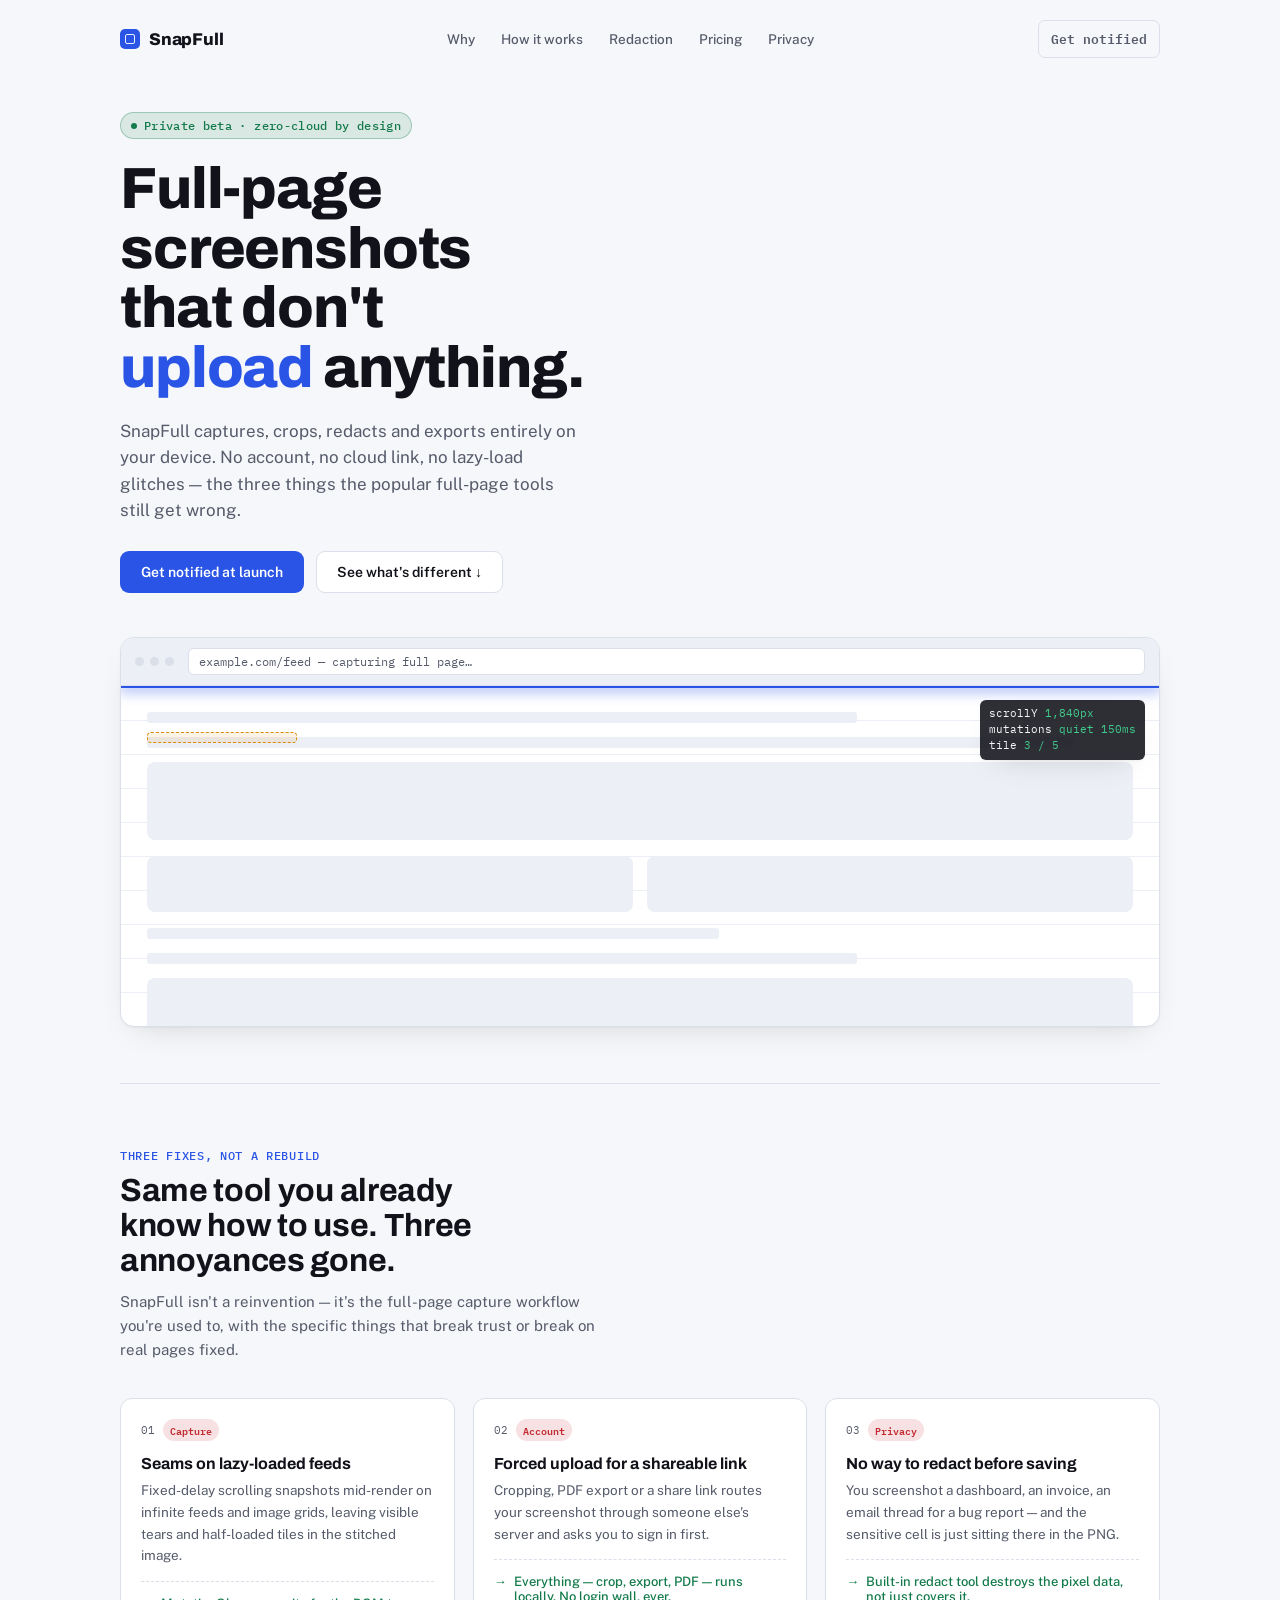
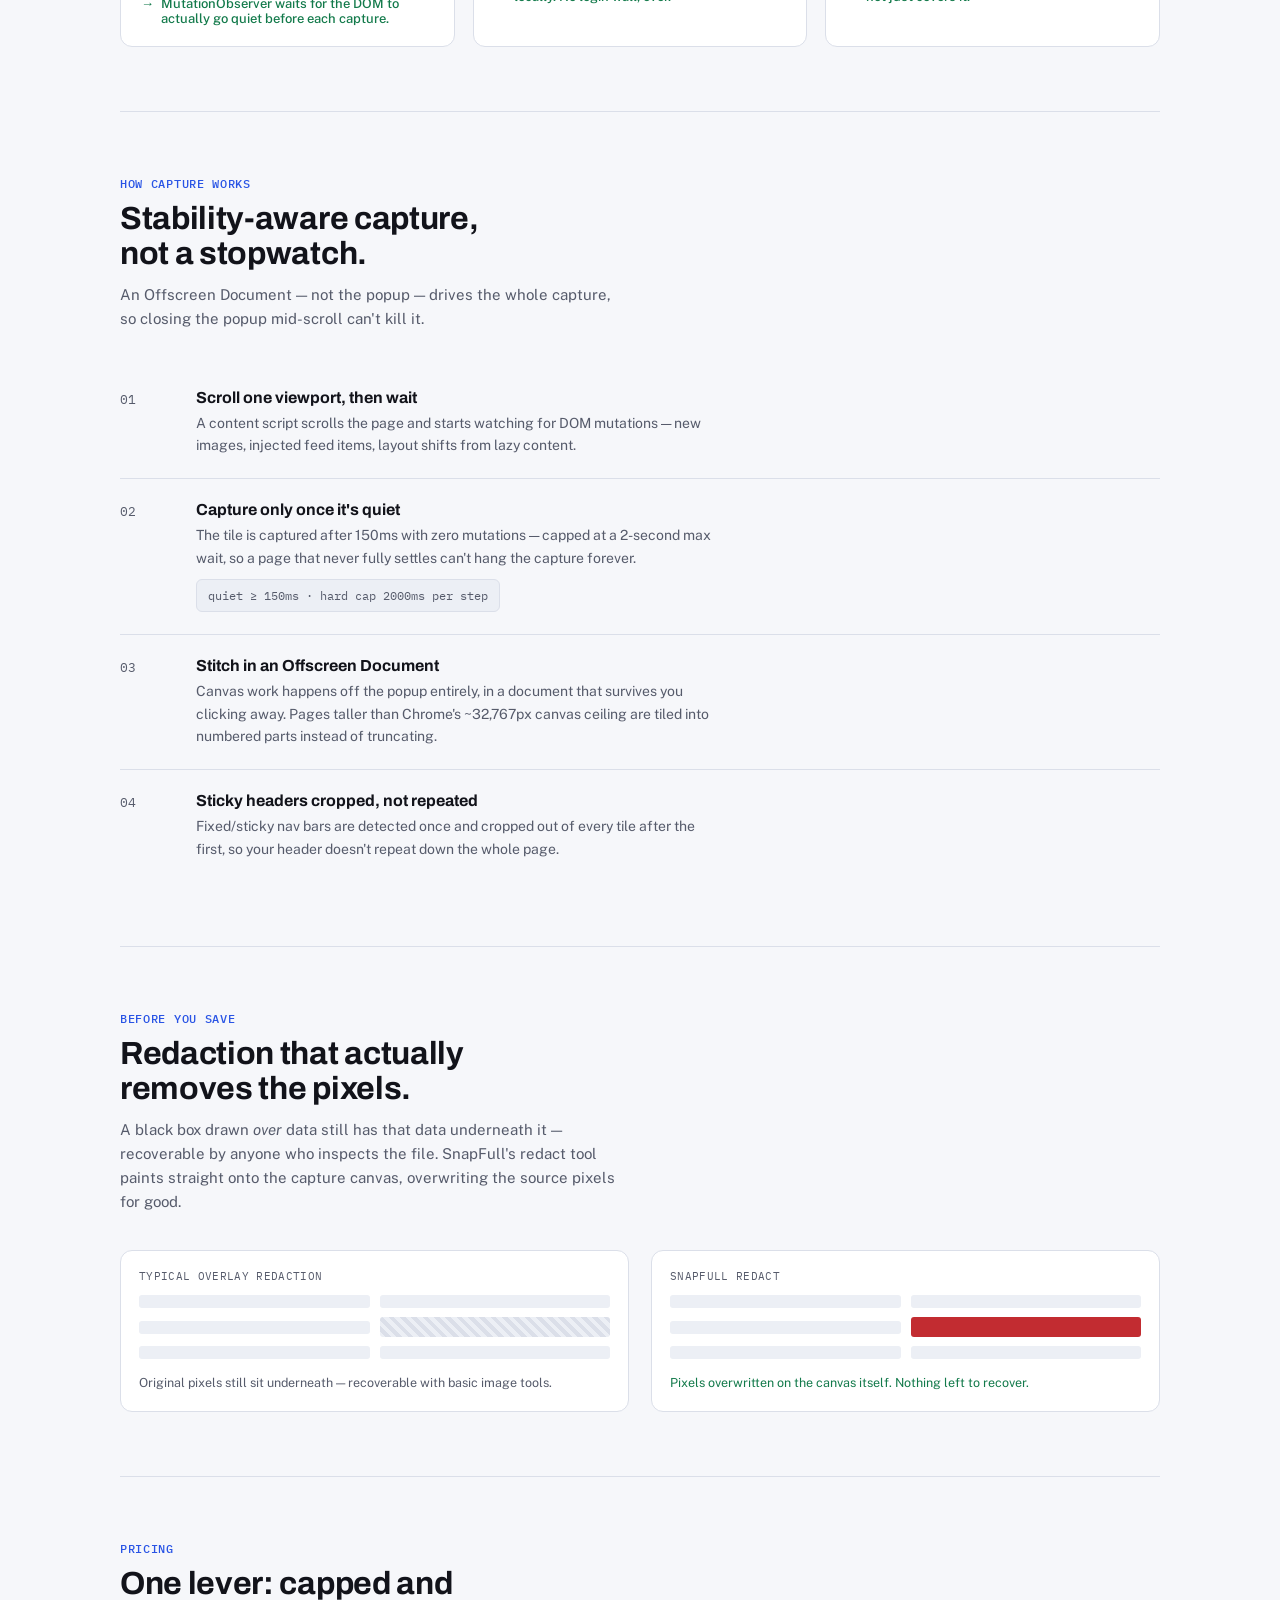
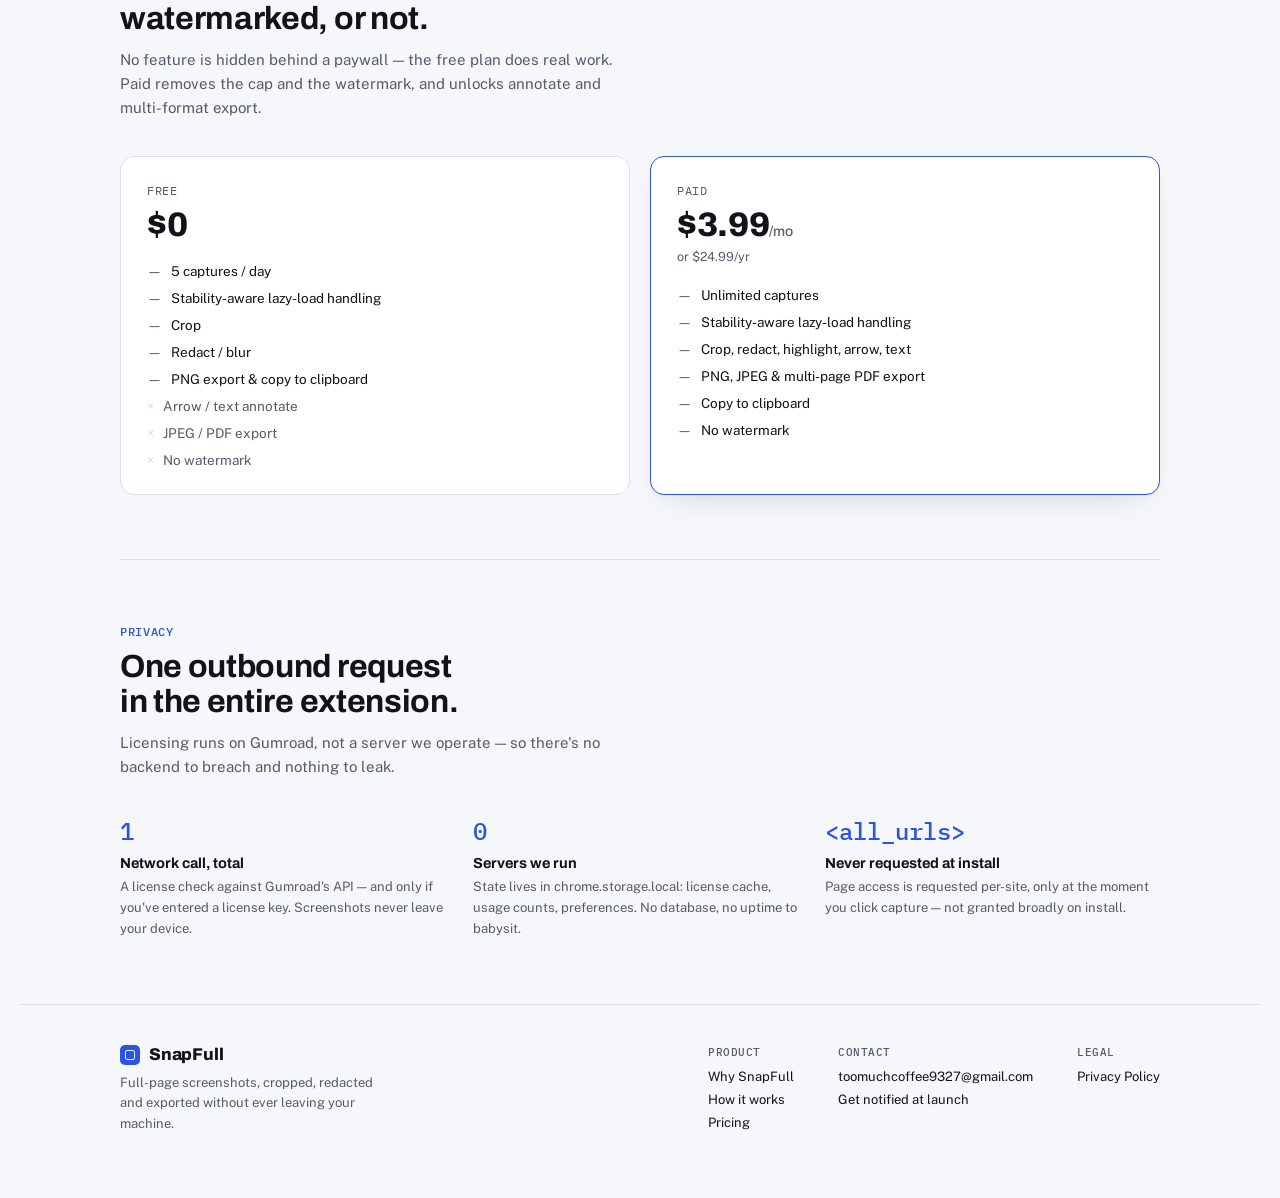
<file: landing/index.html>
<!DOCTYPE html>
<html lang="en">
<head>
<meta charset="UTF-8">
<title>SnapFull — Full-page screenshots, kept on your device</title>
<meta name="viewport" content="width=device-width, initial-scale=1">
<meta name="description" content="SnapFull captures, crops, redacts and exports full-page screenshots entirely on your device — no account, no cloud upload, no lazy-load glitches.">
<meta name="theme-color" content="#2954E5">
<link rel="icon" type="image/png" href="favicon.png">

<meta property="og:title" content="SnapFull — Full-page screenshots, kept on your device">
<meta property="og:description" content="Capture, crop, redact and export full-page screenshots. No cloud, no account, no upload.">
<meta property="og:type" content="website">
<meta name="twitter:card" content="summary">

<link rel="preconnect" href="https://fonts.googleapis.com">
<link rel="preconnect" href="https://fonts.gstatic.com" crossorigin>
<link href="https://fonts.googleapis.com/css2?family=Archivo:wght@500;700;800&family=Public+Sans:wght@400;500;600&family=IBM+Plex+Mono:wght@400;500&display=swap" rel="stylesheet">
<style>
  :root{
    --bg:#F6F7FA;
    --surface:#FFFFFF;
    --surface-2:#ECEFF5;
    --ink:#12131A;
    --ink-dim:#565B6B;
    --line:#DBDFE9;
    --accent:#2954E5;
    --accent-ink:#FFFFFF;
    --marquee:#D98C00;
    --redact:#C22C31;
    --good:#137A4B;
    --shadow: 0 1px 2px rgba(18,19,26,0.04), 0 12px 32px -16px rgba(18,19,26,0.18);
  }
  @media (prefers-color-scheme: dark){
    :root{
      --bg:#0A0B10;
      --surface:#14161F;
      --surface-2:#1B1E2A;
      --ink:#EDEFF7;
      --ink-dim:#9AA0B4;
      --line:#272B3B;
      --accent:#7C93FF;
      --accent-ink:#0A0B10;
      --marquee:#E5A93D;
      --redact:#FF6B70;
      --good:#3FCB8C;
      --shadow: 0 1px 2px rgba(0,0,0,0.4), 0 20px 48px -20px rgba(0,0,0,0.6);
    }
  }

  *{box-sizing:border-box;}
  html{-webkit-text-size-adjust:100%;}
  body{
    margin:0;
    background:var(--bg);
    color:var(--ink);
    font-family:"Public Sans", -apple-system, "Segoe UI", sans-serif;
    padding-inline:20px;
  }
  .wrap{max-width:1040px;margin:0 auto;}
  h1,h2,h3{font-family:"Archivo","Public Sans",sans-serif;text-wrap:balance;margin:0;}
  code,.mono,.badge,.kbd{font-family:"IBM Plex Mono",ui-monospace,monospace;}
  a{color:inherit;}
  p{color:var(--ink-dim);line-height:1.6;margin:0;}
  ::selection{background:var(--accent);color:var(--accent-ink);}
  :focus-visible{outline:2px solid var(--accent);outline-offset:2px;}
  @media (prefers-reduced-motion: reduce){ *{animation-duration:0.001ms !important; animation-iteration-count:1 !important; transition-duration:0.001ms !important;} }

  /* ---------- nav ---------- */
  nav{
    max-width:1040px;margin:0 auto;
    display:flex;align-items:center;justify-content:space-between;
    padding-block:20px;
  }
  .logo{
    display:flex;align-items:center;gap:9px;
    font-family:"Archivo",sans-serif;font-weight:800;font-size:17px;letter-spacing:-0.01em;
  }
  .logo .mark{
    width:20px;height:20px;border-radius:5px;
    background:var(--accent);
    position:relative;flex:none;
  }
  .logo .mark::after{
    content:"";position:absolute;inset:5px;
    border:1.5px solid var(--accent-ink);border-radius:2px;
    opacity:.9;
  }
  nav .links{display:flex;gap:26px;font-size:13.5px;font-weight:500;color:var(--ink-dim);}
  nav .links a{text-decoration:none;}
  nav .links a:hover{color:var(--ink);}
  .nav-cta{
    font-size:12.5px;font-weight:600;font-family:"IBM Plex Mono",monospace;
    padding:7px 12px;border:1px solid var(--line);border-radius:7px;
    text-decoration:none;color:var(--ink-dim);
  }
  .nav-cta:hover{border-color:var(--accent);color:var(--accent);}
  @media (max-width:620px){ nav .links{display:none;} }

  /* ---------- hero ---------- */
  header.hero{padding-block:34px 56px;}
  .eyebrow{
    display:inline-flex;align-items:center;gap:7px;
    font-family:"IBM Plex Mono",monospace;font-size:11.5px;font-weight:500;
    color:var(--good);letter-spacing:.03em;
    background:color-mix(in srgb, var(--good) 12%, transparent);
    border:1px solid color-mix(in srgb, var(--good) 30%, transparent);
    padding:5px 10px;border-radius:20px;margin-bottom:20px;
  }
  .eyebrow::before{content:"";width:6px;height:6px;border-radius:50%;background:var(--good);flex:none;}
  .hero h1{
    font-size:clamp(34px,5.4vw,58px);font-weight:800;line-height:1.03;letter-spacing:-0.02em;
    max-width:16ch;
  }
  .hero h1 em{font-style:normal;color:var(--accent);}
  .hero .sub{
    margin-top:20px;font-size:17px;max-width:46ch;line-height:1.55;
  }
  .hero-ctas{display:flex;gap:12px;margin-top:28px;flex-wrap:wrap;}
  .btn{
    display:inline-flex;align-items:center;gap:8px;
    padding:12px 20px;border-radius:9px;font-size:14px;font-weight:600;
    text-decoration:none;border:1px solid transparent;cursor:pointer;
  }
  .btn-primary{background:var(--accent);color:var(--accent-ink);}
  .btn-primary:hover{filter:brightness(1.08);}
  .btn-ghost{background:var(--surface);border-color:var(--line);color:var(--ink);}
  .btn-ghost:hover{border-color:var(--accent);color:var(--accent);}

  /* ---------- capture mock ---------- */
  .capture-frame{
    margin-top:44px;border-radius:14px;overflow:hidden;
    background:var(--surface);border:1px solid var(--line);box-shadow:var(--shadow);
  }
  .chrome-bar{
    display:flex;align-items:center;gap:14px;
    padding:10px 14px;border-bottom:1px solid var(--line);background:var(--surface-2);
  }
  .dots{display:flex;gap:6px;}
  .dots span{width:9px;height:9px;border-radius:50%;background:var(--line);}
  .addr{
    flex:1;font-family:"IBM Plex Mono",monospace;font-size:11.5px;color:var(--ink-dim);
    background:var(--surface);border:1px solid var(--line);border-radius:6px;
    padding:5px 10px;
  }
  .capture-body{
    position:relative;height:340px;overflow:hidden;
    background:
      linear-gradient(var(--surface-2) 1px, transparent 1px) 0 0/100% 34px;
  }
  .page-mock{position:absolute;inset:0;padding:26px 26px 0;}
  .pm-line{height:11px;border-radius:3px;background:var(--surface-2);margin-bottom:14px;}
  .pm-line.w1{width:72%;} .pm-line.w2{width:94%;} .pm-line.w3{width:58%;}
  .pm-block{height:78px;border-radius:8px;background:var(--surface-2);margin-bottom:16px;}
  .pm-row{display:flex;gap:14px;margin-bottom:16px;}
  .pm-row .pm-block{flex:1;height:56px;margin-bottom:0;}

  .scanline{
    position:absolute;left:0;right:0;height:2px;
    background:var(--accent);box-shadow:0 0 14px 2px color-mix(in srgb, var(--accent) 70%, transparent);
    animation: scan 4.5s cubic-bezier(.65,0,.35,1) infinite;
  }
  @keyframes scan{
    0%{top:0; opacity:1;}
    38%{top:calc(100% - 2px); opacity:1;}
    44%{opacity:0;}
    50%{top:0; opacity:0;}
    54%{opacity:1;}
    100%{top:0; opacity:1;}
  }
  .readout{
    position:absolute;top:14px;right:14px;
    font-family:"IBM Plex Mono",monospace;font-size:10.5px;
    background:color-mix(in srgb, var(--ink) 88%, transparent);
    color:var(--bg);
    border-radius:6px;padding:6px 9px;line-height:1.5;
    box-shadow:var(--shadow);
  }
  .readout .ok{color:#3FCB8C;}

  .marquee-box{
    position:absolute;border:1.5px dashed var(--marquee);border-radius:4px;
    background:color-mix(in srgb, var(--marquee) 10%, transparent);
  }

  /* ---------- section shell ---------- */
  section{padding-block:64px;border-top:1px solid var(--line);}
  .kicker{
    font-family:"IBM Plex Mono",monospace;font-size:11.5px;font-weight:500;
    color:var(--accent);letter-spacing:.06em;text-transform:uppercase;margin-bottom:10px;
  }
  .section-head h2{font-size:clamp(24px,3.2vw,32px);letter-spacing:-0.01em;max-width:22ch;}
  .section-head p{margin-top:12px;font-size:15px;max-width:56ch;}

  /* ---------- gap annotations ---------- */
  .gaps{
    display:grid;grid-template-columns:repeat(3,1fr);gap:18px;margin-top:36px;
  }
  @media (max-width:760px){ .gaps{grid-template-columns:1fr;} }
  .gap-card{
    background:var(--surface);border:1px solid var(--line);border-radius:12px;
    padding:20px;position:relative;
  }
  .gap-num{
    font-family:"IBM Plex Mono",monospace;font-size:11px;color:var(--ink-dim);
    display:flex;align-items:center;gap:8px;margin-bottom:14px;
  }
  .gap-num .tag{
    font-size:10px;font-weight:600;padding:2px 7px;border-radius:20px;
    background:color-mix(in srgb, var(--redact) 14%, transparent);
    color:var(--redact);
  }
  .gap-card h3{font-size:16px;font-weight:700;margin-bottom:8px;}
  .gap-card p{font-size:13.5px;}
  .gap-fix{
    margin-top:14px;padding-top:14px;border-top:1px dashed var(--line);
    font-size:13px;color:var(--good);font-weight:500;
    display:flex;gap:7px;
  }
  .gap-fix::before{content:"→";}

  /* ---------- how it works strip ---------- */
  .steps{display:flex;flex-direction:column;gap:0;margin-top:36px;}
  .step{
    display:grid;grid-template-columns:56px 1fr;gap:20px;
    padding-block:22px;border-top:1px solid var(--line);
  }
  .step:first-child{border-top:none;}
  .step-idx{
    font-family:"IBM Plex Mono",monospace;font-size:13px;color:var(--ink-dim);
    padding-top:2px;
  }
  .step h3{font-size:16px;font-weight:700;margin-bottom:6px;}
  .step p{font-size:14px;max-width:58ch;}
  .step .code{
    display:inline-block;margin-top:10px;font-family:"IBM Plex Mono",monospace;
    font-size:12px;background:var(--surface-2);border:1px solid var(--line);
    border-radius:6px;padding:8px 11px;color:var(--ink-dim);
  }

  /* ---------- redact demo ---------- */
  .redact-demo{
    display:grid;grid-template-columns:1fr 1fr;gap:22px;margin-top:36px;
  }
  @media (max-width:700px){ .redact-demo{grid-template-columns:1fr;} }
  .redact-panel{
    background:var(--surface);border:1px solid var(--line);border-radius:12px;
    padding:18px;
  }
  .redact-panel .label{
    font-family:"IBM Plex Mono",monospace;font-size:11px;color:var(--ink-dim);
    margin-bottom:12px;display:block;letter-spacing:.03em;text-transform:uppercase;
  }
  .redact-row{display:flex;gap:10px;margin-bottom:9px;align-items:center;}
  .redact-row .field{
    height:13px;border-radius:3px;background:var(--surface-2);flex:1;
  }
  .redact-row .blackout{
    height:20px;border-radius:3px;background:var(--redact);flex:1;
    position:relative;
  }
  .redact-row .blur{
    height:20px;border-radius:3px;flex:1;
    background:repeating-linear-gradient(45deg, var(--surface-2), var(--surface-2) 4px, var(--line) 4px, var(--line) 8px);
  }

  /* ---------- pricing ---------- */
  .pricing{display:grid;grid-template-columns:1fr 1fr;gap:20px;margin-top:36px;}
  @media (max-width:700px){ .pricing{grid-template-columns:1fr;} }
  .plan{
    background:var(--surface);border:1px solid var(--line);border-radius:14px;padding:26px;
  }
  .plan.featured{border-color:var(--accent);box-shadow:var(--shadow);position:relative;}
  .plan-name{font-family:"IBM Plex Mono",monospace;font-size:12px;color:var(--ink-dim);text-transform:uppercase;letter-spacing:.05em;}
  .plan-price{font-family:"Archivo",sans-serif;font-weight:800;font-size:34px;margin-top:8px;letter-spacing:-0.01em;}
  .plan-price span{font-size:14px;font-weight:500;color:var(--ink-dim);}
  .plan-list{list-style:none;margin:20px 0 0;padding:0;display:flex;flex-direction:column;gap:11px;}
  .plan-list li{
    font-size:13.5px;color:var(--ink);display:flex;gap:9px;align-items:baseline;
  }
  .plan-list li::before{content:"—";color:var(--ink-dim);flex:none;}
  .plan-list li.dim{color:var(--ink-dim);}
  .plan-list li.dim::before{content:"×";color:var(--line);}

  /* ---------- privacy ---------- */
  .privacy-grid{display:grid;grid-template-columns:repeat(3,1fr);gap:18px;margin-top:36px;}
  @media (max-width:760px){ .privacy-grid{grid-template-columns:1fr;} }
  .priv-card{padding:0;}
  .priv-card .n{font-family:"IBM Plex Mono",monospace;font-size:24px;color:var(--accent);font-weight:500;}
  .priv-card h3{font-size:14.5px;font-weight:700;margin-top:8px;}
  .priv-card p{font-size:13px;margin-top:6px;}

  /* ---------- footer ---------- */
  footer{
    padding-block:40px 60px;border-top:1px solid var(--line);
    display:flex;justify-content:space-between;align-items:flex-start;flex-wrap:wrap;gap:24px;
  }
  footer .f-brand p{font-size:13px;margin-top:8px;max-width:34ch;}
  footer .f-links{display:flex;gap:44px;flex-wrap:wrap;}
  footer .f-col h4{
    font-family:"IBM Plex Mono",monospace;font-size:10.5px;color:var(--ink-dim);
    text-transform:uppercase;letter-spacing:.05em;margin:0 0 10px;font-weight:500;
  }
  footer .f-col a{
    display:block;font-size:13px;color:var(--ink);text-decoration:none;margin-bottom:8px;
  }
  footer .f-col a:hover{color:var(--accent);}
</style>
</head>
<body>

<nav>
  <div class="logo"><span class="mark"></span>SnapFull</div>
  <div class="links">
    <a href="#gaps">Why</a>
    <a href="#how">How it works</a>
    <a href="#redact">Redaction</a>
    <a href="#pricing">Pricing</a>
    <a href="#privacy">Privacy</a>
  </div>
  <a class="nav-cta" href="mailto:toomuchcoffee9327@gmail.com?subject=Notify%20me%20—%20SnapFull%20launch">Get notified</a>
</nav>

<div class="wrap">
  <header class="hero">
    <span class="eyebrow">Private beta · zero-cloud by design</span>
    <h1>Full-page screenshots that don't <em>upload</em> anything.</h1>
    <p class="sub">SnapFull captures, crops, redacts and exports entirely on your device. No account, no cloud link, no lazy-load glitches — the three things the popular full-page tools still get wrong.</p>
    <div class="hero-ctas">
      <a class="btn btn-primary" href="mailto:toomuchcoffee9327@gmail.com?subject=Notify%20me%20—%20SnapFull%20launch">Get notified at launch</a>
      <a class="btn btn-ghost" href="#gaps">See what's different ↓</a>
    </div>

    <div class="capture-frame">
      <div class="chrome-bar">
        <div class="dots"><span></span><span></span><span></span></div>
        <div class="addr">example.com/feed — capturing full page…</div>
      </div>
      <div class="capture-body">
        <div class="page-mock">
          <div class="pm-line w1"></div>
          <div class="pm-line w2"></div>
          <div class="pm-block"></div>
          <div class="pm-row"><div class="pm-block"></div><div class="pm-block"></div></div>
          <div class="pm-line w3"></div>
          <div class="pm-line w1"></div>
          <div class="pm-block"></div>
        </div>
        <div class="marquee-box" style="left:26px; top:46px; width:150px; height:11px;"></div>
        <div class="scanline"></div>
        <div class="readout">
          scrollY <span class="ok">1,840px</span><br>
          mutations <span class="ok">quiet 150ms</span><br>
          tile <span class="ok">3 / 5</span>
        </div>
      </div>
    </div>
  </header>

  <section id="gaps">
    <div class="section-head">
      <div class="kicker">Three fixes, not a rebuild</div>
      <h2>Same tool you already know how to use. Three annoyances gone.</h2>
      <p>SnapFull isn't a reinvention — it's the full-page capture workflow you're used to, with the specific things that break trust or break on real pages fixed.</p>
    </div>

    <div class="gaps">
      <div class="gap-card">
        <div class="gap-num">01 <span class="tag">Capture</span></div>
        <h3>Seams on lazy-loaded feeds</h3>
        <p>Fixed-delay scrolling snapshots mid-render on infinite feeds and image grids, leaving visible tears and half-loaded tiles in the stitched image.</p>
        <div class="gap-fix">MutationObserver waits for the DOM to actually go quiet before each capture.</div>
      </div>
      <div class="gap-card">
        <div class="gap-num">02 <span class="tag">Account</span></div>
        <h3>Forced upload for a shareable link</h3>
        <p>Cropping, PDF export or a share link routes your screenshot through someone else's server and asks you to sign in first.</p>
        <div class="gap-fix">Everything — crop, export, PDF — runs locally. No login wall, ever.</div>
      </div>
      <div class="gap-card">
        <div class="gap-num">03 <span class="tag">Privacy</span></div>
        <h3>No way to redact before saving</h3>
        <p>You screenshot a dashboard, an invoice, an email thread for a bug report — and the sensitive cell is just sitting there in the PNG.</p>
        <div class="gap-fix">Built-in redact tool destroys the pixel data, not just covers it.</div>
      </div>
    </div>
  </section>

  <section id="how">
    <div class="section-head">
      <div class="kicker">How capture works</div>
      <h2>Stability-aware capture, not a stopwatch.</h2>
      <p>An Offscreen Document — not the popup — drives the whole capture, so closing the popup mid-scroll can't kill it.</p>
    </div>
    <div class="steps">
      <div class="step">
        <div class="step-idx">01</div>
        <div>
          <h3>Scroll one viewport, then wait</h3>
          <p>A content script scrolls the page and starts watching for DOM mutations — new images, injected feed items, layout shifts from lazy content.</p>
        </div>
      </div>
      <div class="step">
        <div class="step-idx">02</div>
        <div>
          <h3>Capture only once it's quiet</h3>
          <p>The tile is captured after 150ms with zero mutations — capped at a 2-second max wait, so a page that never fully settles can't hang the capture forever.</p>
          <span class="code">quiet ≥ 150ms · hard cap 2000ms per step</span>
        </div>
      </div>
      <div class="step">
        <div class="step-idx">03</div>
        <div>
          <h3>Stitch in an Offscreen Document</h3>
          <p>Canvas work happens off the popup entirely, in a document that survives you clicking away. Pages taller than Chrome's ~32,767px canvas ceiling are tiled into numbered parts instead of truncating.</p>
        </div>
      </div>
      <div class="step">
        <div class="step-idx">04</div>
        <div>
          <h3>Sticky headers cropped, not repeated</h3>
          <p>Fixed/sticky nav bars are detected once and cropped out of every tile after the first, so your header doesn't repeat down the whole page.</p>
        </div>
      </div>
    </div>
  </section>

  <section id="redact">
    <div class="section-head">
      <div class="kicker">Before you save</div>
      <h2>Redaction that actually removes the pixels.</h2>
      <p>A black box drawn <em>over</em> data still has that data underneath it — recoverable by anyone who inspects the file. SnapFull's redact tool paints straight onto the capture canvas, overwriting the source pixels for good.</p>
    </div>
    <div class="redact-demo">
      <div class="redact-panel">
        <span class="label">Typical overlay redaction</span>
        <div class="redact-row"><div class="field" style="width:30%"></div><div class="field"></div></div>
        <div class="redact-row"><div class="field" style="width:24%"></div><div class="blur"></div></div>
        <div class="redact-row"><div class="field" style="width:38%"></div><div class="field"></div></div>
        <p style="margin-top:14px;font-size:12.5px;">Original pixels still sit underneath — recoverable with basic image tools.</p>
      </div>
      <div class="redact-panel">
        <span class="label">SnapFull redact</span>
        <div class="redact-row"><div class="field" style="width:30%"></div><div class="field"></div></div>
        <div class="redact-row"><div class="field" style="width:24%"></div><div class="blackout"></div></div>
        <div class="redact-row"><div class="field" style="width:38%"></div><div class="field"></div></div>
        <p style="margin-top:14px;font-size:12.5px;color:var(--good);">Pixels overwritten on the canvas itself. Nothing left to recover.</p>
      </div>
    </div>
  </section>

  <section id="pricing">
    <div class="section-head">
      <div class="kicker">Pricing</div>
      <h2>One lever: capped and watermarked, or not.</h2>
      <p>No feature is hidden behind a paywall — the free plan does real work. Paid removes the cap and the watermark, and unlocks annotate and multi-format export.</p>
    </div>
    <div class="pricing">
      <div class="plan">
        <div class="plan-name">Free</div>
        <div class="plan-price">$0</div>
        <ul class="plan-list">
          <li>5 captures / day</li>
          <li>Stability-aware lazy-load handling</li>
          <li>Crop</li>
          <li>Redact / blur</li>
          <li>PNG export &amp; copy to clipboard</li>
          <li class="dim">Arrow / text annotate</li>
          <li class="dim">JPEG / PDF export</li>
          <li class="dim">No watermark</li>
        </ul>
      </div>
      <div class="plan featured">
        <div class="plan-name">Paid</div>
        <div class="plan-price">$3.99<span>/mo</span></div>
        <p style="font-size:12.5px;margin-top:4px;">or $24.99/yr</p>
        <ul class="plan-list">
          <li>Unlimited captures</li>
          <li>Stability-aware lazy-load handling</li>
          <li>Crop, redact, highlight, arrow, text</li>
          <li>PNG, JPEG &amp; multi-page PDF export</li>
          <li>Copy to clipboard</li>
          <li>No watermark</li>
        </ul>
      </div>
    </div>
  </section>

  <section id="privacy">
    <div class="section-head">
      <div class="kicker">Privacy</div>
      <h2>One outbound request in the entire extension.</h2>
      <p>Licensing runs on Gumroad, not a server we operate — so there's no backend to breach and nothing to leak.</p>
    </div>
    <div class="privacy-grid">
      <div class="priv-card">
        <div class="n">1</div>
        <h3>Network call, total</h3>
        <p>A license check against Gumroad's API — and only if you've entered a license key. Screenshots never leave your device.</p>
      </div>
      <div class="priv-card">
        <div class="n">0</div>
        <h3>Servers we run</h3>
        <p>State lives in chrome.storage.local: license cache, usage counts, preferences. No database, no uptime to babysit.</p>
      </div>
      <div class="priv-card">
        <div class="n">&lt;all_urls&gt;</div>
        <h3>Never requested at install</h3>
        <p>Page access is requested per-site, only at the moment you click capture — not granted broadly on install.</p>
      </div>
    </div>
  </section>
</div>

<footer>
  <div class="wrap" style="display:flex; justify-content:space-between; width:100%; flex-wrap:wrap; gap:24px;">
    <div class="f-brand">
      <div class="logo"><span class="mark"></span>SnapFull</div>
      <p>Full-page screenshots, cropped, redacted and exported without ever leaving your machine.</p>
    </div>
    <div class="f-links">
      <div class="f-col">
        <h4>Product</h4>
        <a href="#gaps">Why SnapFull</a>
        <a href="#how">How it works</a>
        <a href="#pricing">Pricing</a>
      </div>
      <div class="f-col">
        <h4>Contact</h4>
        <a href="mailto:toomuchcoffee9327@gmail.com">toomuchcoffee9327@gmail.com</a>
        <a href="mailto:toomuchcoffee9327@gmail.com?subject=Notify%20me%20—%20SnapFull%20launch">Get notified at launch</a>
      </div>
      <div class="f-col">
        <h4>Legal</h4>
        <a href="privacy.html">Privacy Policy</a>
      </div>
    </div>
  </div>
</footer>

</body>
</html>
</file>
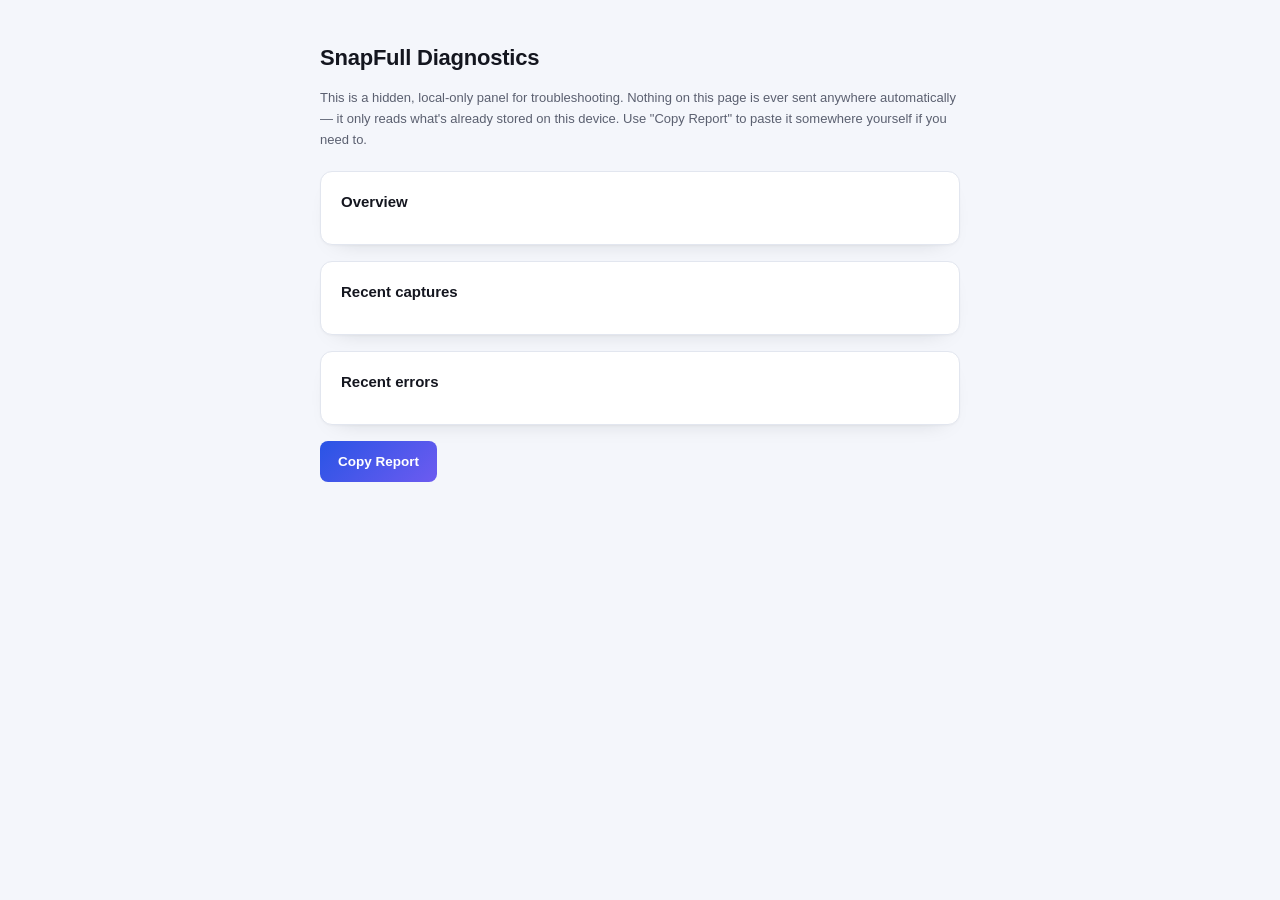
<file: diagnostics/diagnostics.html>
<!DOCTYPE html>
<html>
<head>
  <meta charset="utf-8">
  <title>SnapFull Diagnostics</title>
  <link rel="stylesheet" href="diagnostics.css">
</head>
<body>
  <main>
    <header>
      <h1>SnapFull Diagnostics</h1>
      <p class="hint">
        This is a hidden, local-only panel for troubleshooting. Nothing on
        this page is ever sent anywhere automatically — it only reads what's
        already stored on this device. Use "Copy Report" to paste it
        somewhere yourself if you need to.
      </p>
    </header>

    <section class="card">
      <h2>Overview</h2>
      <dl id="overview-list" class="kv-list"></dl>
    </section>

    <section class="card">
      <h2>Recent captures</h2>
      <ul id="capture-list" class="entry-list"></ul>
    </section>

    <section class="card">
      <h2>Recent errors</h2>
      <ul id="error-list" class="entry-list"></ul>
    </section>

    <div class="actions">
      <button id="copy-btn" class="btn primary">Copy Report</button>
      <span id="copy-msg" class="hint" aria-live="polite"></span>
    </div>
  </main>

  <script src="diagnostics.js" type="module"></script>
</body>
</html>
</file>
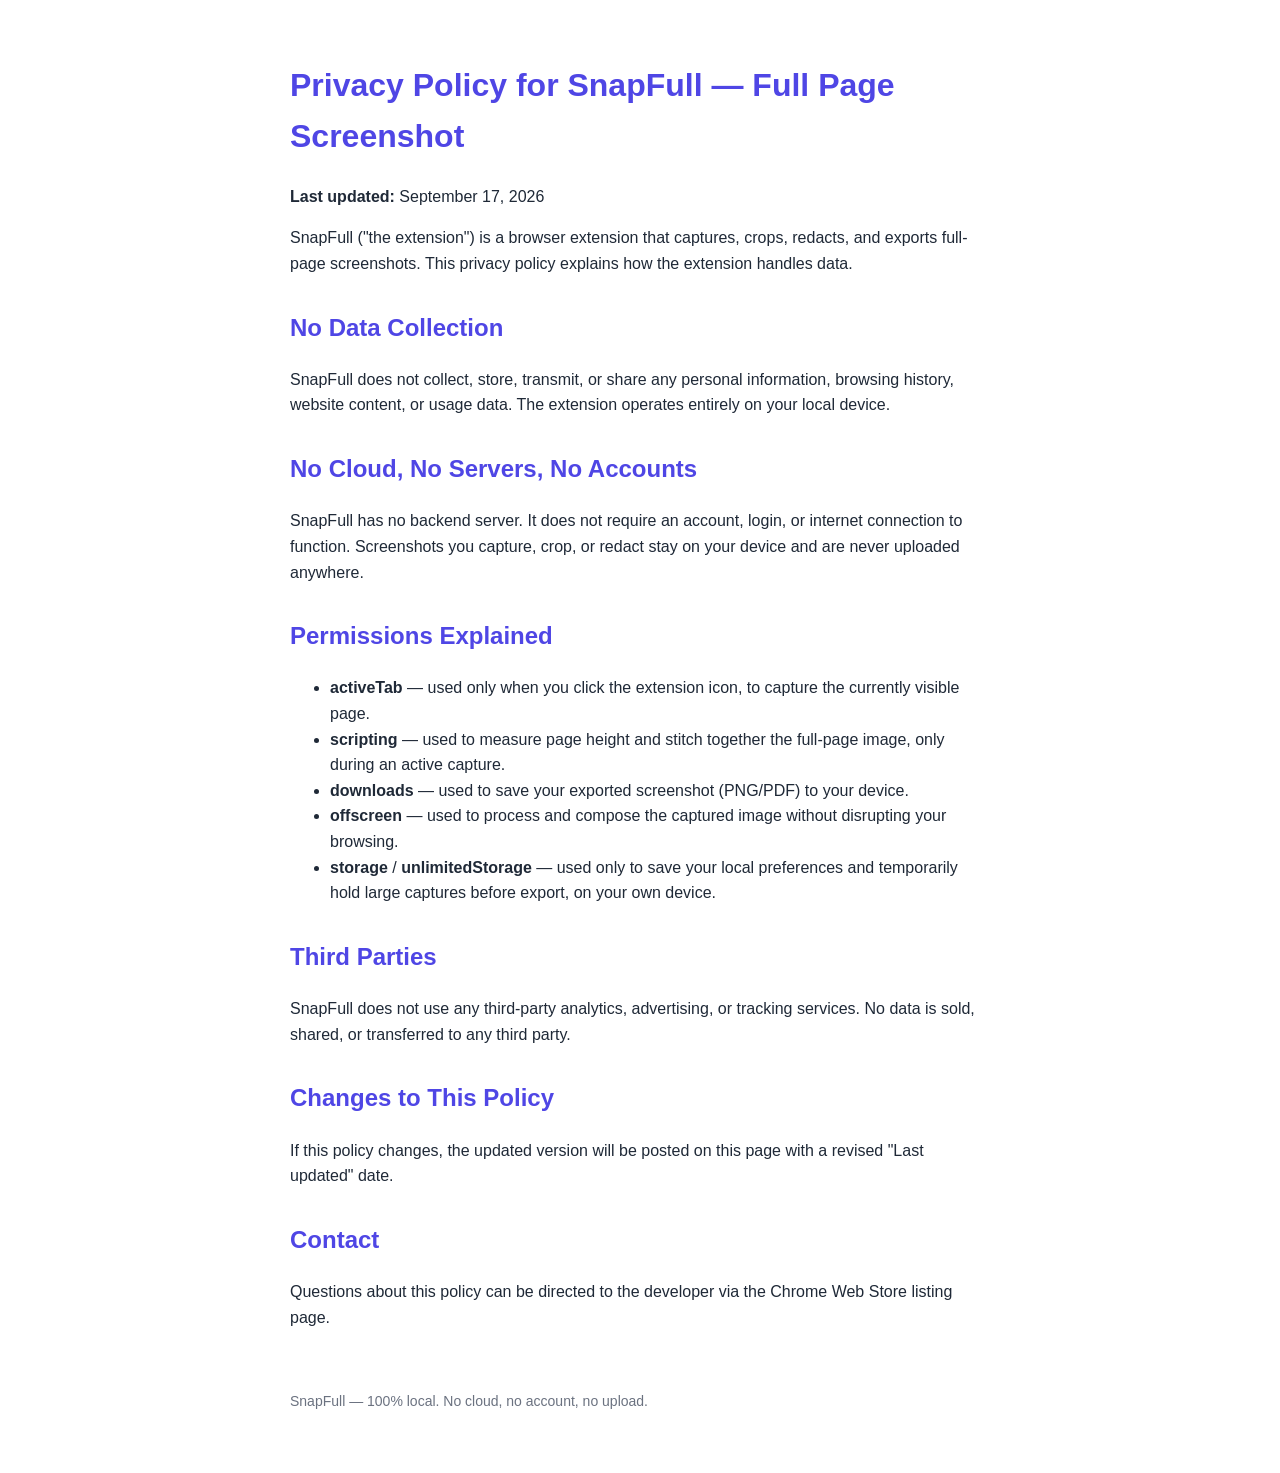
<file: landing/privacy.html>
<!DOCTYPE html>
<html lang="en">
<head>
<meta charset="UTF-8">
<title>Privacy Policy — SnapFull</title>
<meta name="viewport" content="width=device-width, initial-scale=1.0">
<style>
  body {
    font-family: -apple-system, BlinkMacSystemFont, "Segoe UI", Arial, sans-serif;
    max-width: 700px;
    margin: 60px auto;
    padding: 0 20px;
    line-height: 1.6;
    color: #1f2937;
  }
  h1 { color: #4F46E5; }
  h2 { color: #4F46E5; margin-top: 32px; }
  footer { margin-top: 60px; font-size: 14px; color: #6b7280; }
</style>
</head>
<body>

<h1>Privacy Policy for SnapFull — Full Page Screenshot</h1>
<p><strong>Last updated:</strong> September 17, 2026</p>

<p>SnapFull ("the extension") is a browser extension that captures, crops, redacts, and exports full-page screenshots. This privacy policy explains how the extension handles data.</p>

<h2>No Data Collection</h2>
<p>SnapFull does not collect, store, transmit, or share any personal information, browsing history, website content, or usage data. The extension operates entirely on your local device.</p>

<h2>No Cloud, No Servers, No Accounts</h2>
<p>SnapFull has no backend server. It does not require an account, login, or internet connection to function. Screenshots you capture, crop, or redact stay on your device and are never uploaded anywhere.</p>

<h2>Permissions Explained</h2>
<ul>
  <li><strong>activeTab</strong> — used only when you click the extension icon, to capture the currently visible page.</li>
  <li><strong>scripting</strong> — used to measure page height and stitch together the full-page image, only during an active capture.</li>
  <li><strong>downloads</strong> — used to save your exported screenshot (PNG/PDF) to your device.</li>
  <li><strong>offscreen</strong> — used to process and compose the captured image without disrupting your browsing.</li>
  <li><strong>storage</strong> / <strong>unlimitedStorage</strong> — used only to save your local preferences and temporarily hold large captures before export, on your own device.</li>
</ul>

<h2>Third Parties</h2>
<p>SnapFull does not use any third-party analytics, advertising, or tracking services. No data is sold, shared, or transferred to any third party.</p>

<h2>Changes to This Policy</h2>
<p>If this policy changes, the updated version will be posted on this page with a revised "Last updated" date.</p>

<h2>Contact</h2>
<p>Questions about this policy can be directed to the developer via the Chrome Web Store listing page.</p>

<footer>SnapFull — 100% local. No cloud, no account, no upload.</footer>

</body>
</html>
</file>
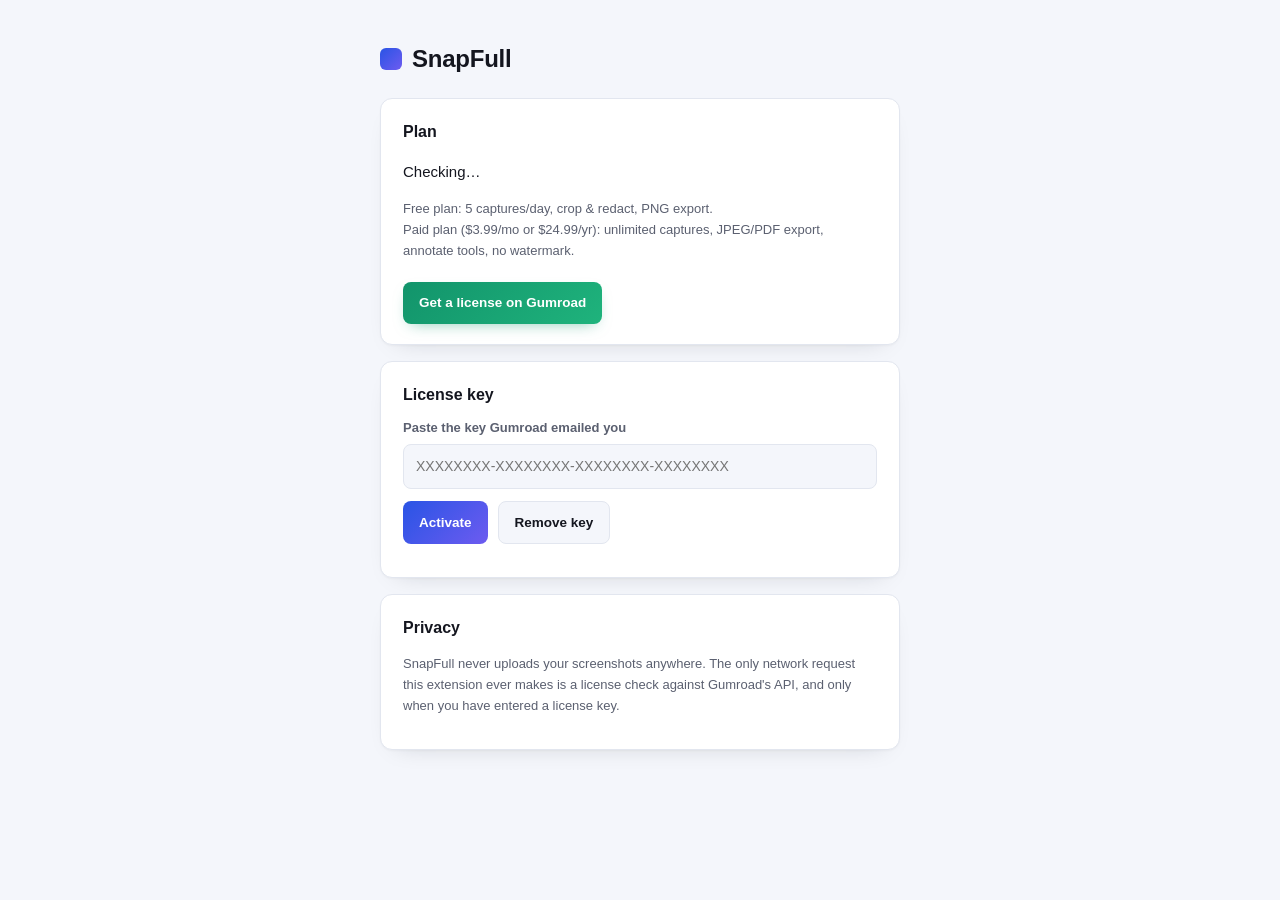
<file: options/options.html>
<!DOCTYPE html>
<html>
<head>
  <meta charset="utf-8">
  <title>SnapFull Options</title>
  <link rel="stylesheet" href="options.css">
</head>
<body>
  <main>
    <h1>SnapFull</h1>

    <section id="upgrade" class="card">
      <h2>Plan</h2>
      <p id="plan-status">Checking…</p>
      <p class="hint">
        Free plan: 5 captures/day, crop &amp; redact, PNG export.<br>
        Paid plan ($3.99/mo or $24.99/yr): unlimited captures, JPEG/PDF export,
        annotate tools, no watermark.
      </p>
      <a id="buy-link" class="btn" href="#" target="_blank" rel="noopener noreferrer">Get a license on Gumroad</a>
    </section>

    <section class="card">
      <h2>License key</h2>
      <label for="license-input">Paste the key Gumroad emailed you</label>
      <input id="license-input" type="text" autocomplete="off" spellcheck="false" placeholder="XXXXXXXX-XXXXXXXX-XXXXXXXX-XXXXXXXX">
      <div class="btn-row">
        <button id="activate-btn" class="btn primary">Activate</button>
        <button id="clear-btn" class="btn secondary">Remove key</button>
      </div>
      <p id="license-message" class="hint" aria-live="polite"></p>
    </section>

    <section class="card">
      <h2>Privacy</h2>
      <p class="hint">
        SnapFull never uploads your screenshots anywhere. The only network
        request this extension ever makes is a license check against
        Gumroad's API, and only when you have entered a license key.
      </p>
    </section>
  </main>

  <script src="options.js" type="module"></script>
</body>
</html>
</file>
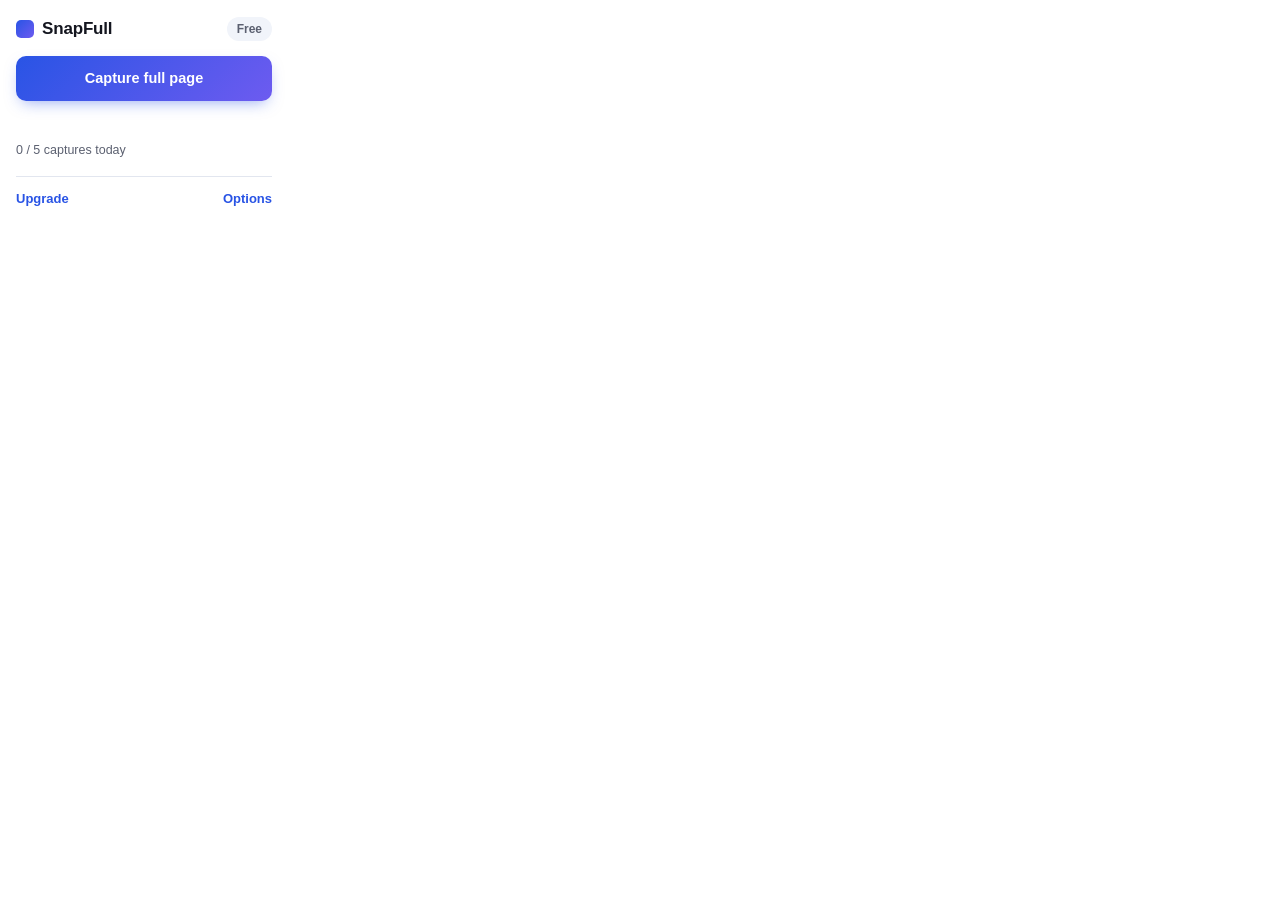
<file: popup/popup.html>
<!DOCTYPE html>
<html>
<head>
  <meta charset="utf-8">
  <title>SnapFull</title>
  <link rel="stylesheet" href="popup.css">
</head>
<body>
  <header>
    <span class="logo" id="logo">SnapFull</span>
    <span id="plan-badge" class="badge">Free</span>
  </header>

  <button id="capture-btn" class="primary-btn">Capture full page</button>

  <p id="status" class="status" aria-live="polite"></p>

  <div id="usage-row" class="usage-row">
    <span id="usage-text">0 / 5 captures today</span>
  </div>

  <footer>
    <a href="#" id="upgrade-link">Upgrade</a>
    <a href="#" id="options-link">Options</a>
  </footer>

  <script src="popup.js" type="module"></script>
</body>
</html>
</file>
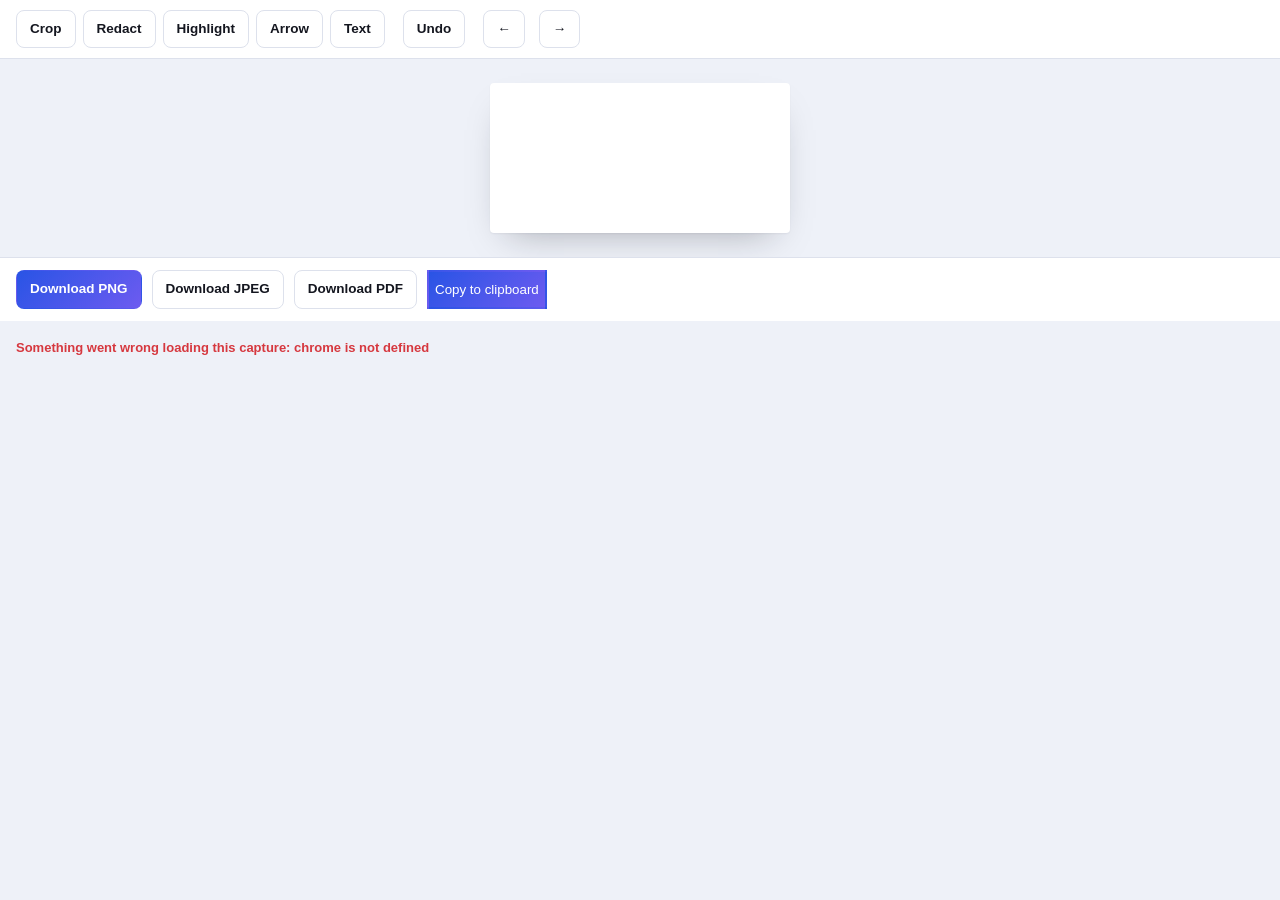
<file: review/review.html>
<!DOCTYPE html>
<html>
<head>
  <meta charset="utf-8">
  <title>SnapFull — Review</title>
  <link rel="stylesheet" href="review.css">
</head>
<body>
  <div class="toolbar">
    <div class="tool-group">
      <button class="tool-btn" data-tool="crop" title="Crop">Crop</button>
      <button class="tool-btn" data-tool="redact" title="Redact / blur">Redact</button>
      <button class="tool-btn" data-tool="highlight" data-paid="1" title="Highlight (paid)">Highlight</button>
      <button class="tool-btn" data-tool="arrow" data-paid="1" title="Arrow (paid)">Arrow</button>
      <button class="tool-btn" data-tool="text" data-paid="1" title="Text (paid)">Text</button>
    </div>
    <div class="tool-group">
      <button id="undo-btn" title="Undo">Undo</button>
      <button id="apply-crop-btn" hidden>Apply crop</button>
    </div>
    <div class="tool-group" id="tile-nav" hidden>
      <button id="prev-tile-btn">&larr;</button>
      <span id="tile-label"></span>
      <button id="next-tile-btn">&rarr;</button>
    </div>
  </div>

  <div class="canvas-wrap">
    <canvas id="edit-canvas"></canvas>
  </div>

  <div class="export-row">
    <button class="export-btn" data-format="png">Download PNG</button>
    <button class="export-btn" data-format="jpeg" data-paid="1">Download JPEG</button>
    <button class="export-btn" data-format="pdf" data-paid="1">Download PDF</button>
    <button id="copy-btn">Copy to clipboard</button>
  </div>

  <p id="status-msg" aria-live="polite"></p>

  <script src="review.js" type="module"></script>
</body>
</html>
</file>
<file: diagnostics/diagnostics.css>
:root {
  --bg: #f4f6fb;
  --surface: #ffffff;
  --ink: #14161f;
  --ink-dim: #5b6070;
  --line: #e2e6ef;
  --accent: #2954e5;
  --accent-2: #6d5bf0;
  --accent-ink: #ffffff;
  --good: #12946b;
  --bad: #d6383f;
  --mono-bg: #f1f4fa;
}

@media (prefers-color-scheme: dark) {
  :root {
    --bg: #0f1117;
    --surface: #181b26;
    --ink: #eef0f8;
    --ink-dim: #a4a8ba;
    --line: #2b2f40;
    --accent: #7c93ff;
    --accent-2: #a78bfa;
    --accent-ink: #14161f;
    --good: #35c98d;
    --bad: #ff6b70;
    --mono-bg: #1f2230;
  }
}

* { box-sizing: border-box; }

body {
  margin: 0;
  padding: 40px 16px;
  font: 15px/1.6 -apple-system, "Segoe UI", Roboto, sans-serif;
  color: var(--ink);
  background: var(--bg);
}

main {
  max-width: 640px;
  margin: 0 auto;
}

h1 {
  font-size: 22px;
  font-weight: 800;
  letter-spacing: -0.01em;
  margin: 0 0 8px;
}

h2 {
  font-size: 15px;
  font-weight: 700;
  margin: 0 0 12px;
}

.hint {
  font-size: 13px;
  color: var(--ink-dim);
}

header {
  margin-bottom: 20px;
}

.card {
  background: var(--surface);
  border: 1px solid var(--line);
  border-radius: 12px;
  padding: 18px 20px;
  margin-bottom: 16px;
  box-shadow: 0 1px 2px rgba(20, 22, 31, 0.03), 0 10px 24px -18px rgba(20, 22, 31, 0.25);
}

.kv-list {
  margin: 0;
  display: grid;
  grid-template-columns: max-content 1fr;
  gap: 8px 16px;
}

.kv-list dt {
  font-size: 13px;
  color: var(--ink-dim);
}

.kv-list dd {
  margin: 0;
  font-size: 13.5px;
  font-weight: 600;
}

.entry-list {
  list-style: none;
  margin: 0;
  padding: 0;
  display: flex;
  flex-direction: column;
  gap: 10px;
}

.entry-list li {
  padding: 10px 12px;
  border-radius: 8px;
  background: var(--mono-bg);
  font-size: 13.5px;
}

.entry-list .entry-ts {
  font-size: 11.5px;
  color: var(--ink-dim);
  font-variant-numeric: tabular-nums;
  display: block;
  margin-bottom: 3px;
}

.entry-list .entry-ok { color: var(--good); font-weight: 600; }
.entry-list .entry-fail { color: var(--bad); font-weight: 600; }

.empty {
  font-size: 13.5px;
  color: var(--ink-dim);
}

.actions {
  display: flex;
  align-items: center;
  gap: 12px;
  margin-top: 8px;
}

.btn {
  padding: 10px 18px;
  font: inherit;
  font-size: 13.5px;
  font-weight: 700;
  border-radius: 8px;
  border: none;
  cursor: pointer;
}

.btn.primary {
  background: linear-gradient(135deg, var(--accent), var(--accent-2));
  color: var(--accent-ink);
}

.btn.primary:hover { filter: brightness(1.06); }
</file>
<file: options/options.css>
:root {
  --bg: #f4f6fb;
  --surface: #ffffff;
  --ink: #14161f;
  --ink-dim: #5b6070;
  --line: #e2e6ef;
  --accent: #2954e5;
  --accent-2: #6d5bf0;
  --accent-ink: #ffffff;
  --good: #12946b;
}

@media (prefers-color-scheme: dark) {
  :root {
    --bg: #0f1117;
    --surface: #181b26;
    --ink: #eef0f8;
    --ink-dim: #a4a8ba;
    --line: #2b2f40;
    --accent: #7c93ff;
    --accent-2: #a78bfa;
    --accent-ink: #14161f;
    --good: #35c98d;
  }
}

* { box-sizing: border-box; }

body {
  margin: 0;
  padding: 40px 16px;
  font: 15px/1.6 -apple-system, "Segoe UI", Roboto, sans-serif;
  color: var(--ink);
  background: var(--bg);
}

main {
  max-width: 520px;
  margin: 0 auto;
}

h1 {
  display: flex;
  align-items: center;
  gap: 10px;
  font-size: 24px;
  font-weight: 800;
  letter-spacing: -0.01em;
  margin: 0 0 20px;
}

h1::before {
  content: "";
  width: 22px;
  height: 22px;
  border-radius: 6px;
  background: linear-gradient(135deg, var(--accent), var(--accent-2));
}

.card {
  background: var(--surface);
  border: 1px solid var(--line);
  border-radius: 12px;
  padding: 20px 22px;
  margin-bottom: 16px;
  box-shadow: 0 1px 2px rgba(20, 22, 31, 0.03), 0 10px 24px -18px rgba(20, 22, 31, 0.25);
}

.card h2 {
  font-size: 16px;
  font-weight: 700;
  margin: 0 0 10px;
}

.hint {
  font-size: 13px;
  color: var(--ink-dim);
}

label {
  display: block;
  font-size: 13px;
  font-weight: 600;
  color: var(--ink-dim);
  margin-bottom: 6px;
}

input[type="text"] {
  width: 100%;
  box-sizing: border-box;
  padding: 10px 12px;
  font: inherit;
  font-size: 14px;
  color: var(--ink);
  background: var(--bg);
  border: 1px solid var(--line);
  border-radius: 8px;
  margin-bottom: 12px;
}

input[type="text"]:focus-visible {
  outline: 2px solid var(--accent);
  outline-offset: 1px;
}

.btn-row {
  display: flex;
  gap: 10px;
}

.btn {
  display: inline-block;
  padding: 10px 16px;
  font: inherit;
  font-size: 13.5px;
  font-weight: 700;
  border-radius: 8px;
  border: none;
  cursor: pointer;
  text-decoration: none;
  text-align: center;
  transition: filter 120ms ease, transform 120ms ease;
}

.btn:hover { filter: brightness(1.06); transform: translateY(-1px); }
.btn:active { transform: translateY(0); }

.btn.primary {
  background: linear-gradient(135deg, var(--accent), var(--accent-2));
  color: var(--accent-ink);
}

.btn.secondary {
  background: var(--bg);
  color: var(--ink);
  border: 1px solid var(--line);
}

#buy-link {
  background: linear-gradient(135deg, var(--good), #1fb37c);
  color: #fff;
  margin-top: 8px;
  box-shadow: 0 6px 16px -8px color-mix(in srgb, var(--good) 60%, transparent);
}
</file>
<file: popup/popup.css>
:root {
  --bg: #ffffff;
  --surface-2: #f1f4fa;
  --ink: #14161f;
  --ink-dim: #5b6070;
  --line: #e2e6ef;
  --accent: #2954e5;
  --accent-2: #6d5bf0;
  --accent-ink: #ffffff;
  --good: #12946b;
  --bad: #d6383f;
}

@media (prefers-color-scheme: dark) {
  :root {
    --bg: #16181f;
    --surface-2: #1f2230;
    --ink: #eef0f8;
    --ink-dim: #a4a8ba;
    --line: #2c2f3f;
    --accent: #7c93ff;
    --accent-2: #a78bfa;
    --accent-ink: #14161f;
    --good: #35c98d;
    --bad: #ff6b70;
  }
}

* { box-sizing: border-box; }

body {
  width: 288px;
  margin: 0;
  padding: 16px;
  font: 14px/1.5 -apple-system, "Segoe UI", Roboto, sans-serif;
  color: var(--ink);
  background: var(--bg);
}

header {
  display: flex;
  align-items: center;
  justify-content: space-between;
  margin-bottom: 14px;
}

.logo {
  display: flex;
  align-items: center;
  gap: 8px;
  font-weight: 800;
  font-size: 17px;
  letter-spacing: -0.01em;
}

.logo::before {
  content: "";
  width: 18px;
  height: 18px;
  border-radius: 5px;
  background: linear-gradient(135deg, var(--accent), var(--accent-2));
  flex: none;
}

.badge {
  font-size: 12px;
  font-weight: 600;
  padding: 3px 10px;
  border-radius: 20px;
  background: var(--surface-2);
  color: var(--ink-dim);
}

.badge.paid {
  background: linear-gradient(135deg, var(--good), #1fb37c);
  color: #fff;
}

.primary-btn {
  width: 100%;
  padding: 12px 14px;
  font: inherit;
  font-size: 14.5px;
  font-weight: 700;
  border: none;
  border-radius: 10px;
  background: linear-gradient(135deg, var(--accent), var(--accent-2));
  color: var(--accent-ink);
  cursor: pointer;
  box-shadow: 0 6px 16px -6px color-mix(in srgb, var(--accent) 55%, transparent);
  transition: transform 120ms ease, box-shadow 120ms ease, filter 120ms ease;
}

.primary-btn:disabled {
  background: var(--surface-2);
  color: var(--ink-dim);
  box-shadow: none;
  cursor: not-allowed;
}

.primary-btn:hover:not(:disabled) {
  filter: brightness(1.06);
  transform: translateY(-1px);
  box-shadow: 0 10px 20px -6px color-mix(in srgb, var(--accent) 65%, transparent);
}

.primary-btn:active:not(:disabled) {
  transform: translateY(0);
}

.status {
  min-height: 18px;
  margin: 12px 0 0;
  font-size: 13px;
  color: var(--ink-dim);
}

.status.error {
  color: var(--bad);
  font-weight: 600;
}

.usage-row {
  margin-top: 10px;
  font-size: 12.5px;
  color: var(--ink-dim);
  font-variant-numeric: tabular-nums;
}

footer {
  display: flex;
  justify-content: space-between;
  margin-top: 16px;
  padding-top: 12px;
  border-top: 1px solid var(--line);
}

footer a {
  font-size: 13px;
  font-weight: 600;
  color: var(--accent);
  text-decoration: none;
}

footer a:hover {
  text-decoration: underline;
}
</file>
<file: review/review.css>
:root {
  --bg: #eef1f8;
  --surface: #ffffff;
  --ink: #14161f;
  --ink-dim: #5b6070;
  --line: #dde1ec;
  --accent: #2954e5;
  --accent-2: #6d5bf0;
  --accent-ink: #ffffff;
  --bad: #d6383f;
}

@media (prefers-color-scheme: dark) {
  :root {
    --bg: #0f1117;
    --surface: #181b26;
    --ink: #eef0f8;
    --ink-dim: #a4a8ba;
    --line: #2b2f40;
    --accent: #7c93ff;
    --accent-2: #a78bfa;
    --accent-ink: #14161f;
    --bad: #ff6b70;
  }
}

* { box-sizing: border-box; }

body {
  margin: 0;
  font: 14.5px/1.5 -apple-system, "Segoe UI", Roboto, sans-serif;
  background: var(--bg);
  color: var(--ink);
}

.toolbar {
  display: flex;
  align-items: center;
  gap: 18px;
  padding: 10px 16px;
  background: var(--surface);
  border-bottom: 1px solid var(--line);
  position: sticky;
  top: 0;
  z-index: 5;
  flex-wrap: wrap;
}

.tool-group {
  display: flex;
  align-items: center;
  gap: 7px;
}

.tool-btn, .toolbar button, .export-btn {
  padding: 8px 13px;
  font: inherit;
  font-size: 13.5px;
  font-weight: 600;
  color: var(--ink);
  border: 1px solid var(--line);
  border-radius: 8px;
  background: var(--surface);
  cursor: pointer;
  transition: filter 120ms ease, transform 120ms ease, border-color 120ms ease;
}

.tool-btn:hover:not(.active), .toolbar button:hover, .export-btn:hover {
  border-color: var(--accent);
  transform: translateY(-1px);
}

.tool-btn.active {
  background: linear-gradient(135deg, var(--accent), var(--accent-2));
  color: var(--accent-ink);
  border-color: transparent;
  box-shadow: 0 4px 12px -4px color-mix(in srgb, var(--accent) 55%, transparent);
}

/* The lock only appears once review.js has actually confirmed the user is
   on the free plan (see applyPlanUI) — [data-paid="1"] alone just marks
   "this control belongs to the paid tier", it is not itself a lock state. */
.tool-btn.locked::after,
.export-btn.locked::after {
  content: " 🔒";
}

.canvas-wrap {
  overflow: auto;
  max-height: calc(100vh - 118px);
  padding: 24px;
  display: flex;
  justify-content: center;
}

#edit-canvas {
  background: var(--surface);
  box-shadow: 0 1px 2px rgba(20, 22, 31, 0.05), 0 16px 36px -18px rgba(20, 22, 31, 0.35);
  border-radius: 4px;
  cursor: crosshair;
}

.export-row {
  display: flex;
  gap: 10px;
  padding: 12px 16px;
  background: var(--surface);
  border-top: 1px solid var(--line);
  flex-wrap: wrap;
}

.export-btn[data-format="png"], #copy-btn {
  background: linear-gradient(135deg, var(--accent), var(--accent-2));
  color: var(--accent-ink);
  border-color: transparent;
}

#status-msg {
  padding: 4px 16px 0;
  font-size: 13px;
  color: var(--ink-dim);
  min-height: 20px;
}

#status-msg.error {
  color: var(--bad);
  font-weight: 600;
}
</file>
